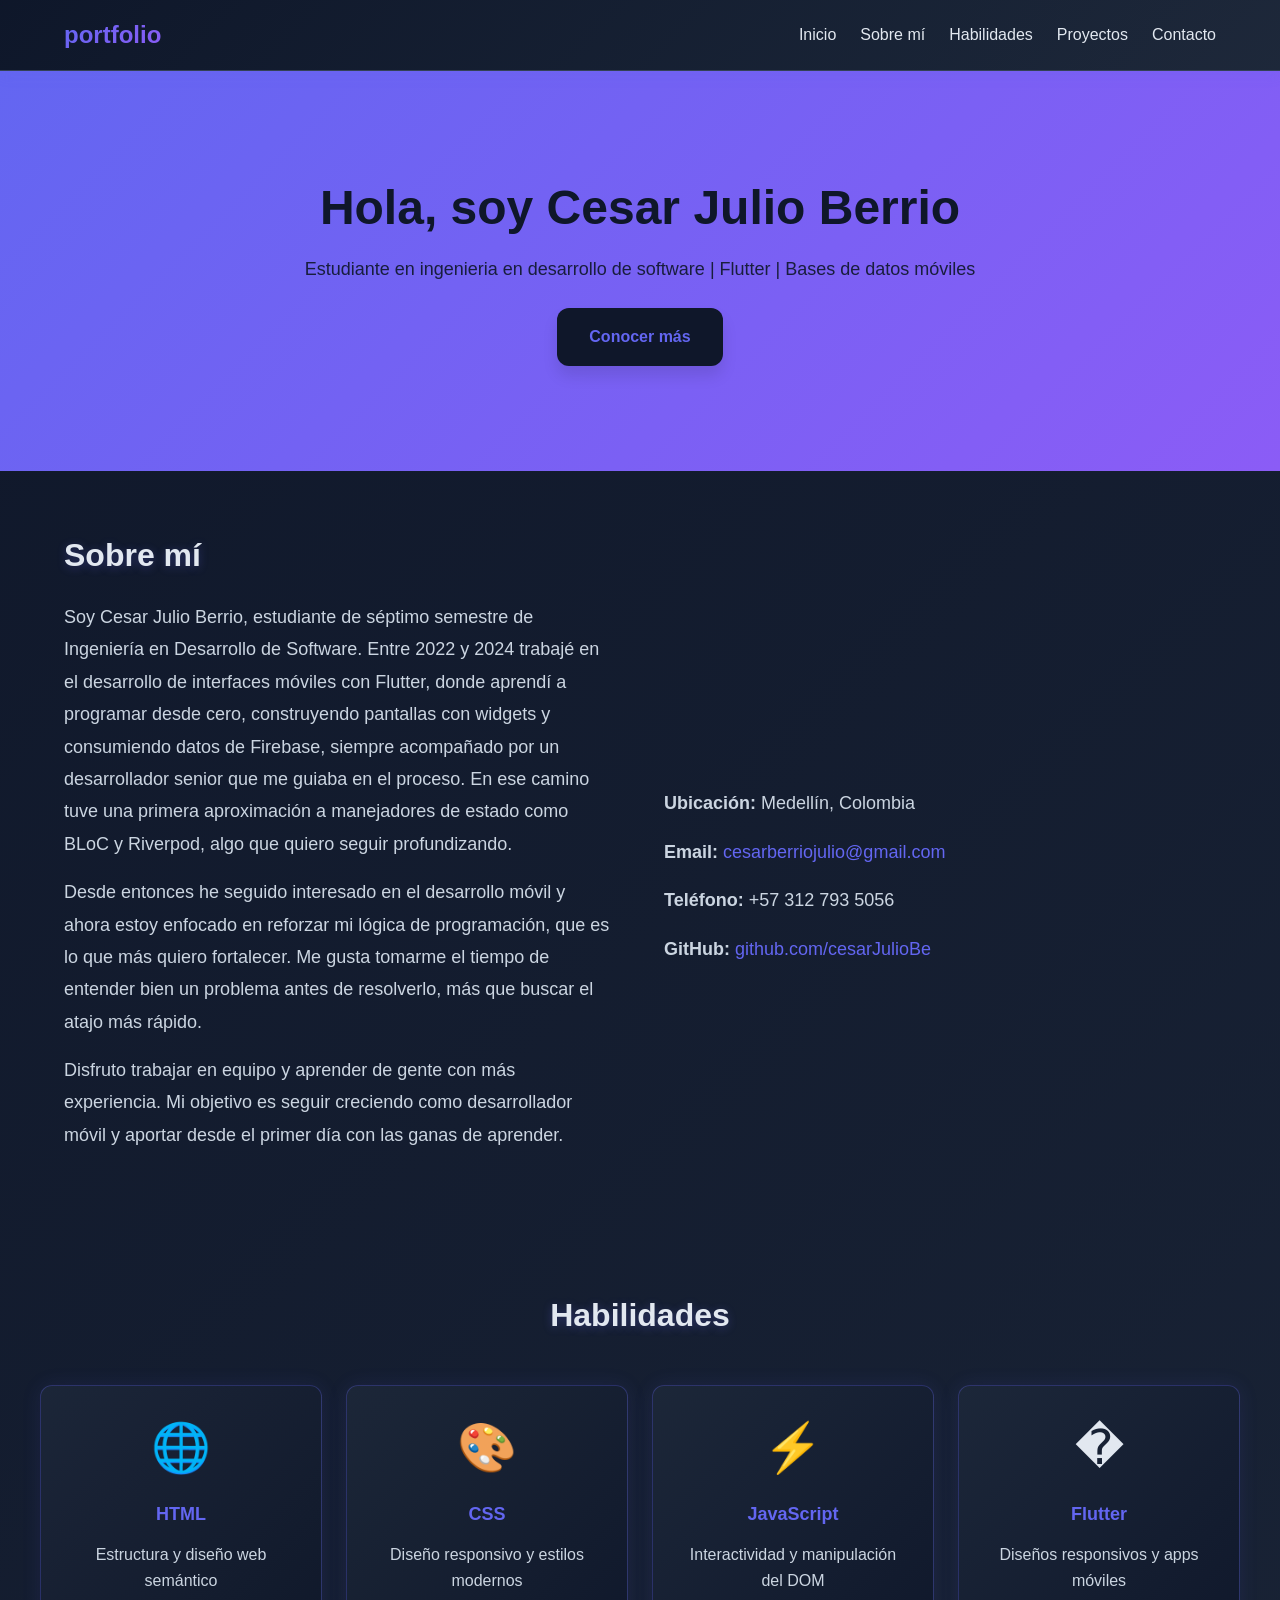
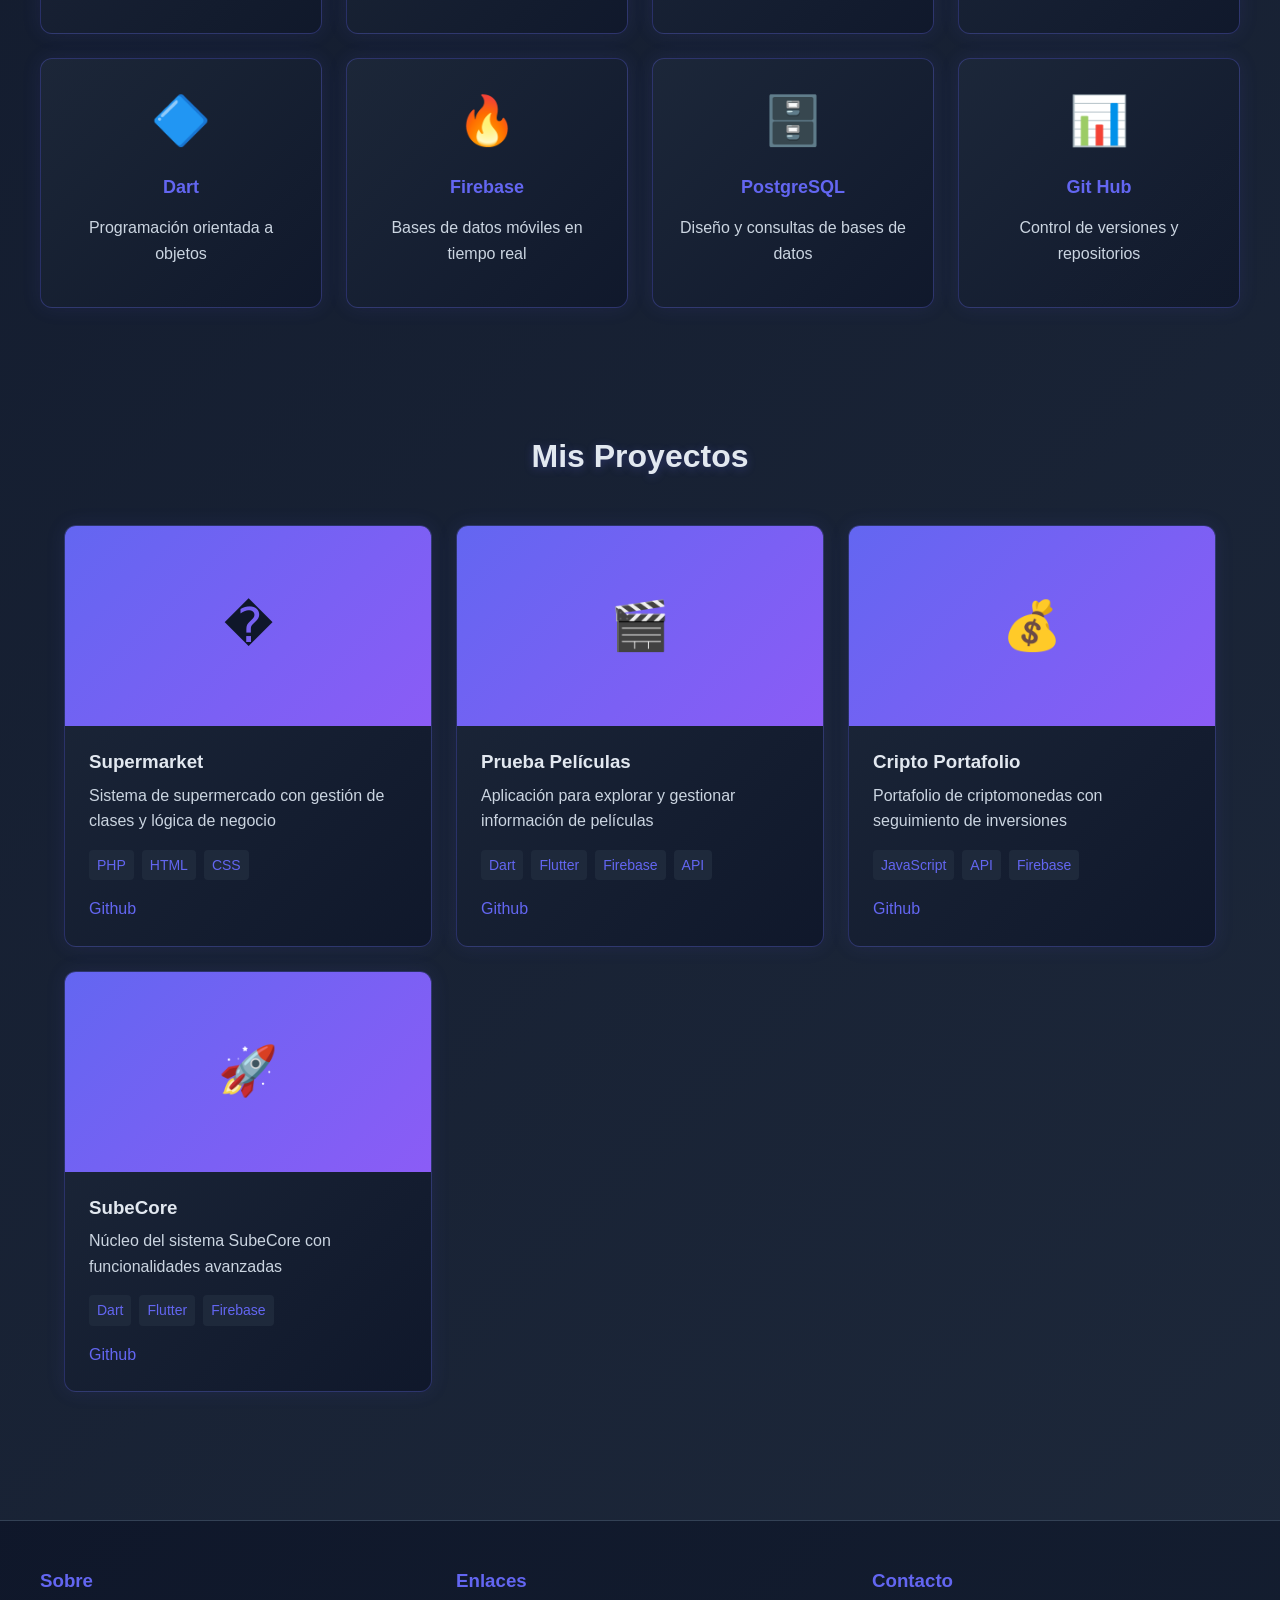
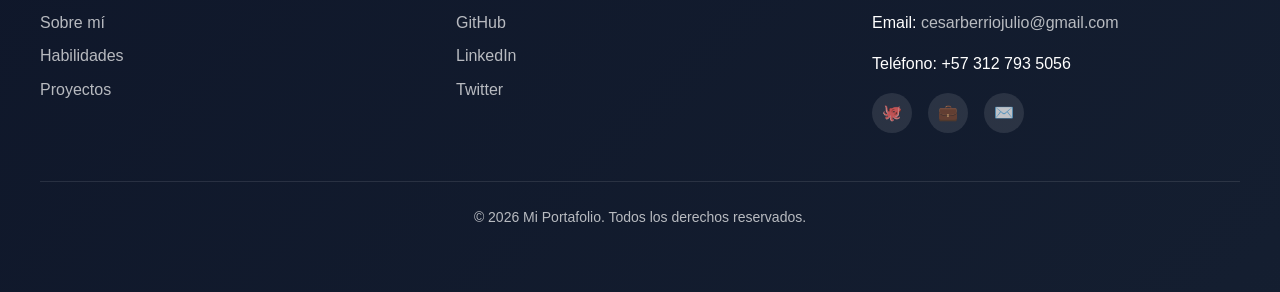
<file: index.html>
<!DOCTYPE html>
<html lang="es">
<head>
  <meta charset="UTF-8">
  <meta name="viewport" content="width=device-width, initial-scale=1.0">
  <meta name="description" content="Portafolio profesional - Desarrollador Web">
  <title>Mi Portafolio - Desarrollador</title>
  <link rel="stylesheet" href="css/main.css">
</head>
<body>
  <!-- Header/Navegación -->
  <header>
    <div class="header-container">
      <a href="index.html" class="logo">portfolio</a>
      <nav>
        <ul>
          <li><a href="#inicio">Inicio</a></li>
          <li><a href="#sobre-mi">Sobre mí</a></li>
          <li><a href="#habilidades">Habilidades</a></li>
          <li><a href="#proyectos">Proyectos</a></li>
          <li><a href="contact.html">Contacto</a></li>
        </ul>
      </nav>
    </div>
  </header>

  <main>
    <!-- Sección Hero -->
    <section id="inicio" class="hero">
      <div class="hero-content">
        <h1>Hola, soy Cesar Julio Berrio</h1>
        <p>Estudiante en ingenieria en desarrollo de software | Flutter | Bases de datos móviles</p>
        <a href="#sobre-mi" class="cta-button">Conocer más</a>
      </div>
    </section>

    <!-- Sección Sobre mí -->
    <section id="sobre-mi" class="about">
      <h2>Sobre mí</h2>
      <div class="about-content">
        <div class="about-text">
          <p>Soy Cesar Julio Berrio, estudiante de séptimo semestre de Ingeniería en Desarrollo de Software. Entre 2022 y 2024 trabajé en el desarrollo de interfaces móviles con Flutter, donde aprendí a programar desde cero, construyendo pantallas con widgets y consumiendo datos de Firebase, siempre acompañado por un desarrollador senior que me guiaba en el proceso. En ese camino tuve una primera aproximación a manejadores de estado como BLoC y Riverpod, algo que quiero seguir profundizando.</p>

          <p>Desde entonces he seguido interesado en el desarrollo móvil y ahora estoy enfocado en reforzar mi lógica de programación, que es lo que más quiero fortalecer. Me gusta tomarme el tiempo de entender bien un problema antes de resolverlo, más que buscar el atajo más rápido.</p>

          <p>Disfruto trabajar en equipo y aprender de gente con más experiencia. Mi objetivo es seguir creciendo como desarrollador móvil y aportar desde el primer día con las ganas de aprender.</p>
        </div>
        <div class="about-text">
          <p><strong>Ubicación:</strong> Medellín, Colombia</p>
          <p><strong>Email:</strong> <a href="mailto:cesarberriojulio@gmail.com">cesarberriojulio@gmail.com</a></p>
          <p><strong>Teléfono:</strong> +57 312 793 5056</p>
          <p><strong>GitHub:</strong> <a href="https://github.com/cesarJulioBe" target="_blank">github.com/cesarJulioBe</a></p>
        </div>
      </div>
    </section>

    <!-- Sección Habilidades -->
    <section id="habilidades" class="skills">
      <div class="skills-container">
        <h2>Habilidades</h2>
        <div class="skills-grid" id="skills-container">
          <!-- Las habilidades se renderizan aquí con JavaScript -->
        </div>
      </div>
    </section>

    <!-- Sección Proyectos -->
    <section id="proyectos" class="projects">
      <h2>Mis Proyectos</h2>
      <div class="projects-grid" id="projects-container">
        <!-- Los proyectos se renderizan aquí con JavaScript -->
      </div>
    </section>
  </main>

  <!-- Footer -->
  <footer>
    <div class="footer-container">
      <div class="footer-content">
        <div class="footer-section">
          <h3>Sobre</h3>
          <ul>
            <li><a href="#sobre-mi">Sobre mí</a></li>
            <li><a href="#habilidades">Habilidades</a></li>
            <li><a href="#proyectos">Proyectos</a></li>
          </ul>
        </div>
        <div class="footer-section">
          <h3>Enlaces</h3>
          <ul>
            <li><a href="https://github.com" target="_blank">GitHub</a></li>
            <li><a href="https://linkedin.com" target="_blank">LinkedIn</a></li>
            <li><a href="https://twitter.com" target="_blank">Twitter</a></li>
          </ul>
        </div>
        <div class="footer-section">
          <h3>Contacto</h3>
          <p>Email: <a href="mailto:cesarberriojulio@gmail.com">cesarberriojulio@gmail.com</a></p>
          <p>Teléfono: +57 312 793 5056</p>
          <div class="social-links">
            <a href="https://github.com/cesarJulioBe" target="_blank" title="GitHub">
              <span>🐙</span>
            </a>
            <a href="https://www.linkedin.com/in/cesar-julio-berrio-509335255" target="_blank" title="LinkedIn">
              <span>💼</span>
            </a>
            <a href="mailto:cesarberriojulio@gmail.com" title="Email">
              <span>✉️</span>
            </a>
          </div>
        </div>
      </div>
      <div class="footer-bottom">
        <p>&copy; 2026 Mi Portafolio. Todos los derechos reservados.</p>
      </div>
    </div>
  </footer>

  <!-- Scripts -->
  <script type="module" src="js/main.js"></script>
</body>
</html>
</file>
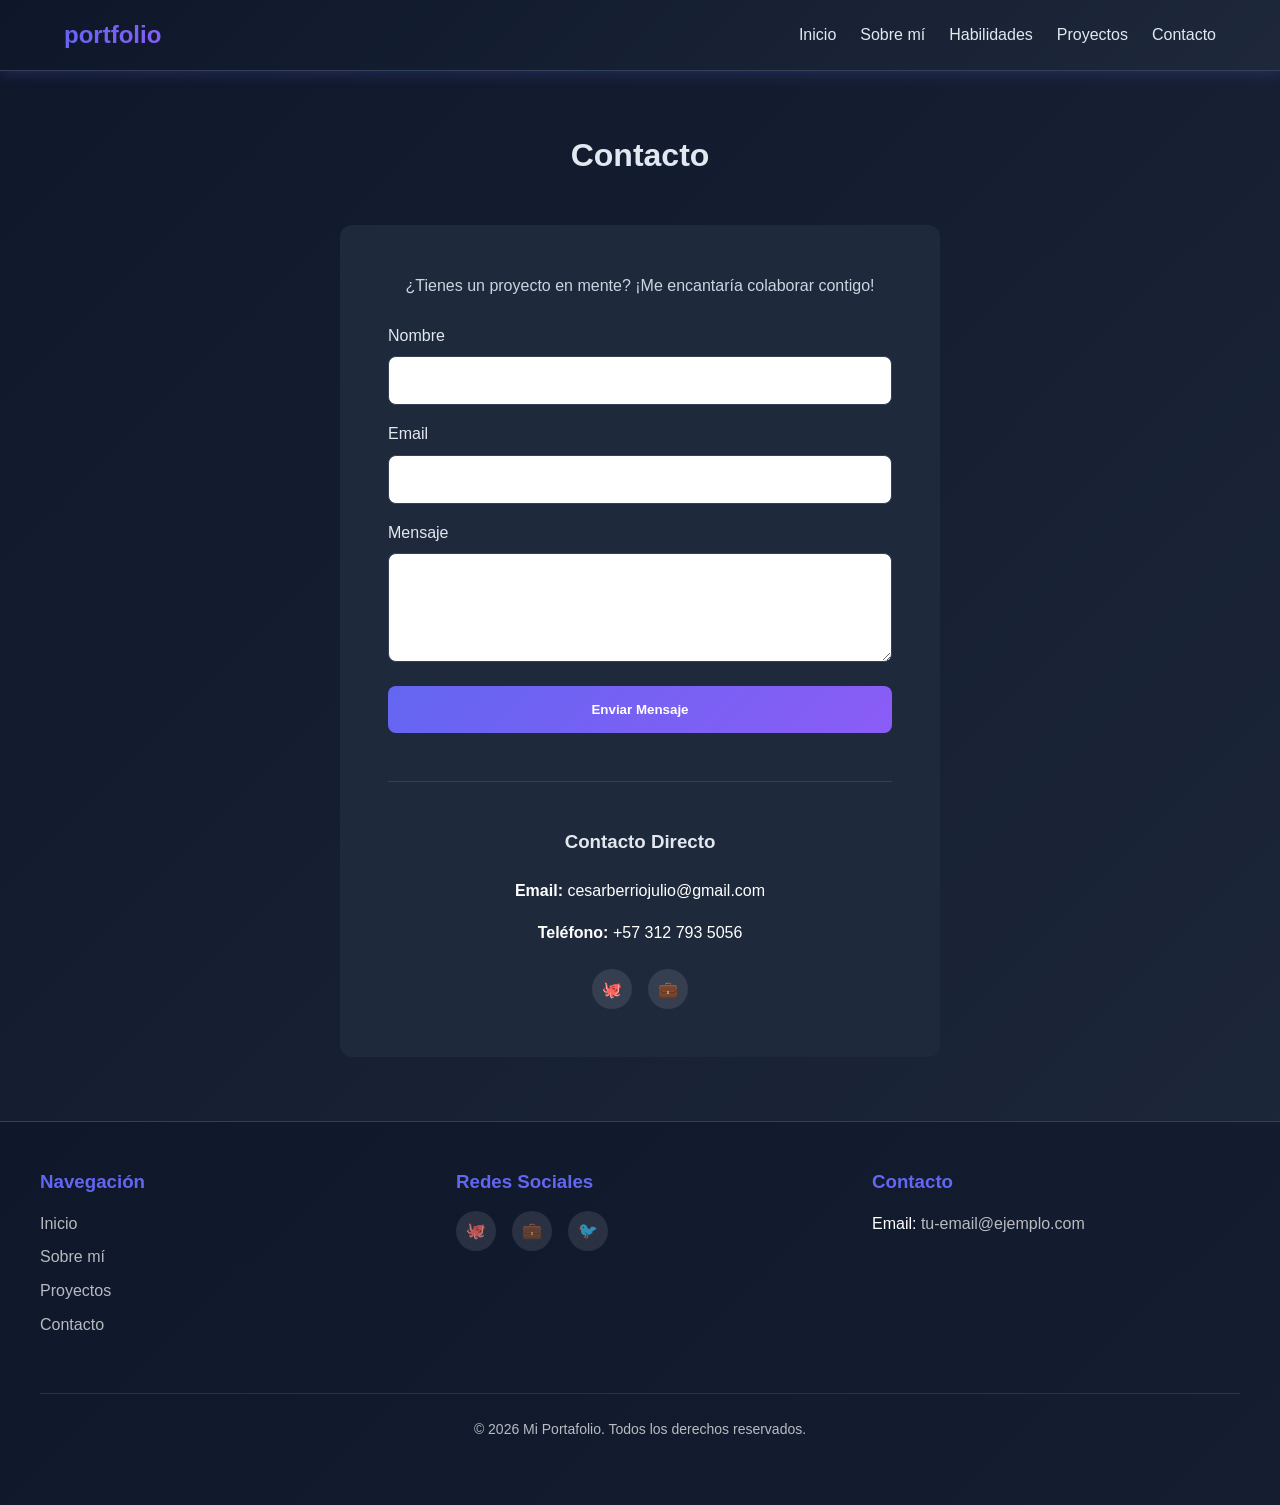
<file: contact.html>
<!DOCTYPE html>
<html lang="es">
<head>
  <meta charset="UTF-8">
  <meta name="viewport" content="width=device-width, initial-scale=1.0">
  <meta name="description" content="Contacto - Portafolio Profesional">
  <title>Contacto - Mi Portafolio</title>
  <link rel="stylesheet" href="css/main.css">
</head>
<body>
  <!-- Header/Navegación -->
  <header>
    <div class="header-container">
      <a href="index.html" class="logo">portfolio</a>
      <nav>
        <ul>
          <li><a href="index.html#inicio">Inicio</a></li>
          <li><a href="index.html#sobre-mi">Sobre mí</a></li>
          <li><a href="index.html#habilidades">Habilidades</a></li>
          <li><a href="projects.html">Proyectos</a></li>
          <li><a href="contact.html">Contacto</a></li>
        </ul>
      </nav>
    </div>
  </header>

  <main>
    <!-- Sección de Contacto -->
    <section class="contact mt-large mb-large">
      <div class="container">
        <h2 class="section-title">Contacto</h2>
        
        <div style="max-width: 600px; margin: 0 auto; background: var(--bg-light); padding: var(--spacing-2xl); border-radius: var(--radius-lg);">
          <p style="margin-bottom: var(--spacing-lg); text-align: center; color: var(--text-light);">
            ¿Tienes un proyecto en mente? ¡Me encantaría colaborar contigo!
          </p>

          <form id="contact-form" style="display: flex; flex-direction: column; gap: var(--spacing-md);">
            <div>
              <label for="name" style="display: block; margin-bottom: var(--spacing-sm); font-weight: 500;">Nombre</label>
              <input 
                type="text" 
                id="name" 
                name="name" 
                required
                style="width: 100%; padding: var(--spacing-md); border: 1px solid var(--border-color); border-radius: var(--radius-md); font-family: inherit;"
              >
            </div>

            <div>
              <label for="email" style="display: block; margin-bottom: var(--spacing-sm); font-weight: 500;">Email</label>
              <input 
                type="email" 
                id="email" 
                name="email" 
                required
                style="width: 100%; padding: var(--spacing-md); border: 1px solid var(--border-color); border-radius: var(--radius-md); font-family: inherit;"
              >
            </div>

            <div>
              <label for="message" style="display: block; margin-bottom: var(--spacing-sm); font-weight: 500;">Mensaje</label>
              <textarea 
                id="message" 
                name="message" 
                rows="5" 
                required
                style="width: 100%; padding: var(--spacing-md); border: 1px solid var(--border-color); border-radius: var(--radius-md); font-family: inherit; resize: vertical;"
              ></textarea>
            </div>

            <button 
              type="submit"
              style="background: linear-gradient(135deg, var(--primary-color), var(--secondary-color)); color: white; padding: var(--spacing-md) var(--spacing-lg); border-radius: var(--radius-md); font-weight: bold; cursor: pointer; transition: var(--transition);"
              onmouseover="this.style.transform='translateY(-2px)'; this.style.boxShadow='var(--shadow-lg)';"
              onmouseout="this.style.transform='translateY(0)'; this.style.boxShadow='none';"
            >
              Enviar Mensaje
            </button>
          </form>

          <div style="margin-top: var(--spacing-2xl); text-align: center; border-top: 1px solid var(--border-color); padding-top: var(--spacing-2xl);">
            <h3 style="margin-bottom: var(--spacing-lg);">Contacto Directo</h3>
            <p style="color: #ffffff;">
              <strong style="color: #ffffff;">Email:</strong> <a href="mailto:cesarberriojulio@gmail.com" style="color: #ffffff;">cesarberriojulio@gmail.com</a>
            </p>
            <p style="margin-bottom: var(--spacing-lg); color: #ffffff;">
              <strong style="color: #ffffff;">Teléfono:</strong> +57 312 793 5056
            </p>
            <div class="social-links" style="justify-content: center;">
              <a href="https://github.com/cesarJulioBe" target="_blank" title="GitHub">🐙</a>
              <a href="https://www.linkedin.com/in/cesar-julio-berrio-509335255" target="_blank" title="LinkedIn">💼</a>
            </div>
          </div>
        </div>
      </div>
    </section>
  </main>

  <!-- Footer -->
  <footer>
    <div class="footer-container">
      <div class="footer-content">
        <div class="footer-section">
          <h3>Navegación</h3>
          <ul>
            <li><a href="index.html">Inicio</a></li>
            <li><a href="index.html#sobre-mi">Sobre mí</a></li>
            <li><a href="projects.html">Proyectos</a></li>
            <li><a href="contact.html">Contacto</a></li>
          </ul>
        </div>
        <div class="footer-section">
          <h3>Redes Sociales</h3>
          <div class="social-links">
            <a href="https://github.com" target="_blank" title="GitHub">🐙</a>
            <a href="https://linkedin.com" target="_blank" title="LinkedIn">💼</a>
            <a href="https://twitter.com" target="_blank" title="Twitter">🐦</a>
          </div>
        </div>
        <div class="footer-section">
          <h3>Contacto</h3>
          <p>Email: <a href="mailto:tu-email@ejemplo.com">tu-email@ejemplo.com</a></p>
        </div>
      </div>
      <div class="footer-bottom">
        <p>&copy; 2026 Mi Portafolio. Todos los derechos reservados.</p>
      </div>
    </div>
  </footer>

  <!-- Scripts -->
  <script type="module" src="js/main.js"></script>
</body>
</html>
</file>
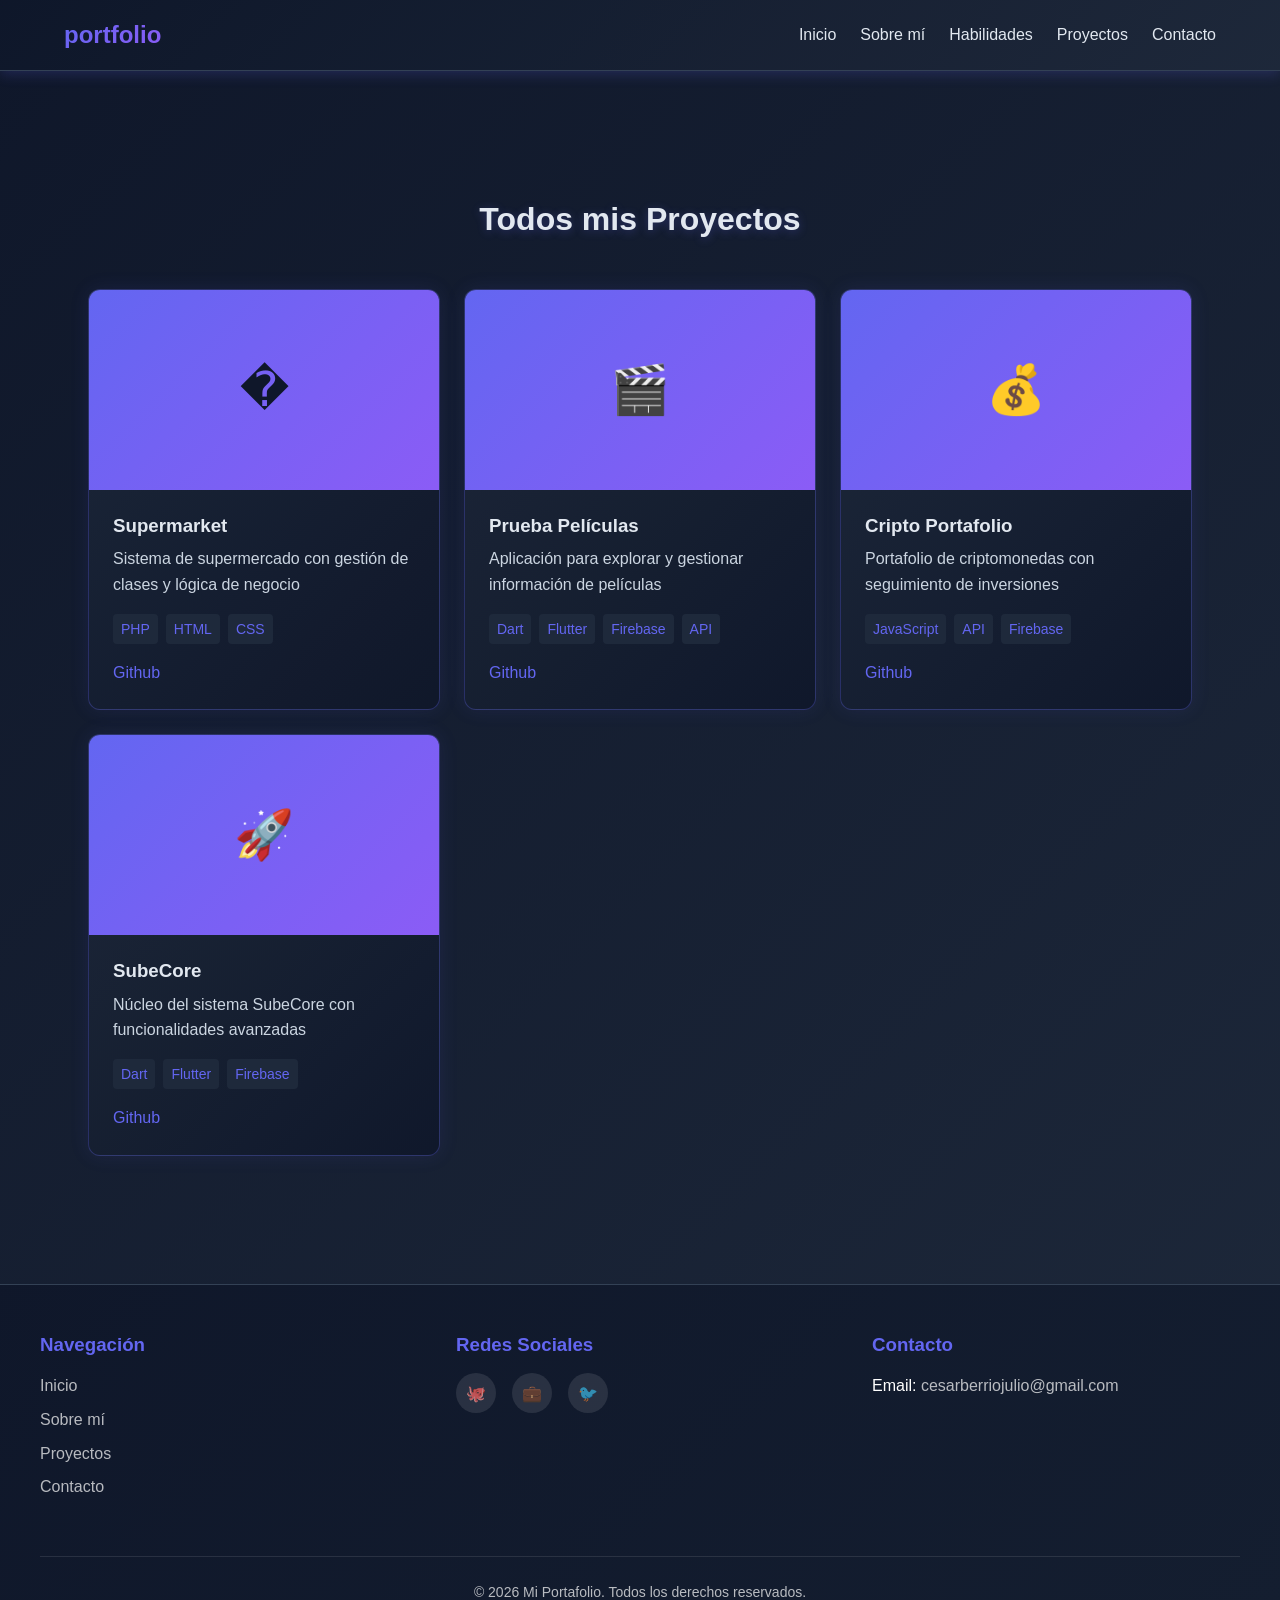
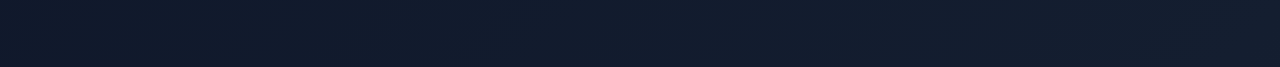
<file: projects.html>
<!DOCTYPE html>
<html lang="es">
<head>
  <meta charset="UTF-8">
  <meta name="viewport" content="width=device-width, initial-scale=1.0">
  <meta name="description" content="Mis Proyectos - Portafolio Profesional">
  <title>Proyectos - Mi Portafolio</title>
  <link rel="stylesheet" href="css/main.css">
</head>
<body>
  <!-- Header/Navegación -->
  <header>
    <div class="header-container">
      <a href="index.html" class="logo">portfolio</a>
      <nav>
        <ul>
          <li><a href="index.html#inicio">Inicio</a></li>
          <li><a href="index.html#sobre-mi">Sobre mí</a></li>
          <li><a href="index.html#habilidades">Habilidades</a></li>
          <li><a href="projects.html">Proyectos</a></li>
          <li><a href="contact.html">Contacto</a></li>
        </ul>
      </nav>
    </div>
  </header>

  <main>
    <!-- Sección de Proyectos Detallada -->
    <section class="projects mt-large">
      <div class="container">
        <h2 class="section-title">Todos mis Proyectos</h2>
        <div class="projects-grid" id="projects-container">
          <!-- Los proyectos se renderizan aquí con JavaScript -->
        </div>
      </div>
    </section>
  </main>

  <!-- Footer -->
  <footer>
    <div class="footer-container">
      <div class="footer-content">
        <div class="footer-section">
          <h3>Navegación</h3>
          <ul>
            <li><a href="index.html">Inicio</a></li>
            <li><a href="index.html#sobre-mi">Sobre mí</a></li>
            <li><a href="projects.html">Proyectos</a></li>
            <li><a href="contact.html">Contacto</a></li>
          </ul>
        </div>
        <div class="footer-section">
          <h3>Redes Sociales</h3>
          <div class="social-links">
            <a href="https://github.com" target="_blank" title="GitHub">🐙</a>
            <a href="https://linkedin.com" target="_blank" title="LinkedIn">💼</a>
            <a href="https://twitter.com" target="_blank" title="Twitter">🐦</a>
          </div>
        </div>
        <div class="footer-section">
          <h3>Contacto</h3>
          <p>Email: <a href="mailto:cesarberriojulio@gmail.com">cesarberriojulio@gmail.com</a></p>
        </div>
      </div>
      <div class="footer-bottom">
        <p>&copy; 2026 Mi Portafolio. Todos los derechos reservados.</p>
      </div>
    </div>
  </footer>

  <!-- Scripts -->
  <script type="module" src="js/main.js"></script>
</body>
</html>
</file>
<file: css/main.css>
/* Importar utilidades */
@import url('./utils/variables.css');
@import url('./utils/responsive.css');

/* Importar componentes */
@import url('./components/header.css');
@import url('./components/hero.css');
@import url('./components/about.css');
@import url('./components/skills.css');
@import url('./components/projects.css');
@import url('./components/footer.css');

/* Reset y estilos base */
* {
  margin: 0;
  padding: 0;
  box-sizing: border-box;
}

html {
  scroll-behavior: smooth;
}

body {
  font-family: var(--font-family);
  font-size: var(--font-size-base);
  color: var(--text-dark);
  background: linear-gradient(135deg, #0f172a 0%, #1e293b 100%);
  line-height: 1.6;
  min-height: 100vh;
}

main {
  min-height: calc(100vh - 200px);
}

section {
  scroll-margin-top: 80px;
}

h1, h2, h3, h4, h5, h6 {
  font-weight: 600;
  line-height: 1.3;
}

p {
  margin-bottom: var(--spacing-md);
}

a {
  color: var(--primary-color);
  text-decoration: none;
  transition: var(--transition);
}

a:hover {
  opacity: 0.8;
}

button {
  font-family: inherit;
  cursor: pointer;
  border: none;
}

/* Container global */
.container {
  max-width: 1200px;
  margin: 0 auto;
  padding: 0 var(--spacing-lg);
}

/* Utilidades */
.section-title {
  text-align: center;
  margin-bottom: var(--spacing-2xl);
  font-size: var(--font-size-2xl);
  color: var(--text-dark);
}

.text-center {
  text-align: center;
}

.mt-large {
  margin-top: var(--spacing-3xl);
}

.mb-large {
  margin-bottom: var(--spacing-3xl);
}
</file>
